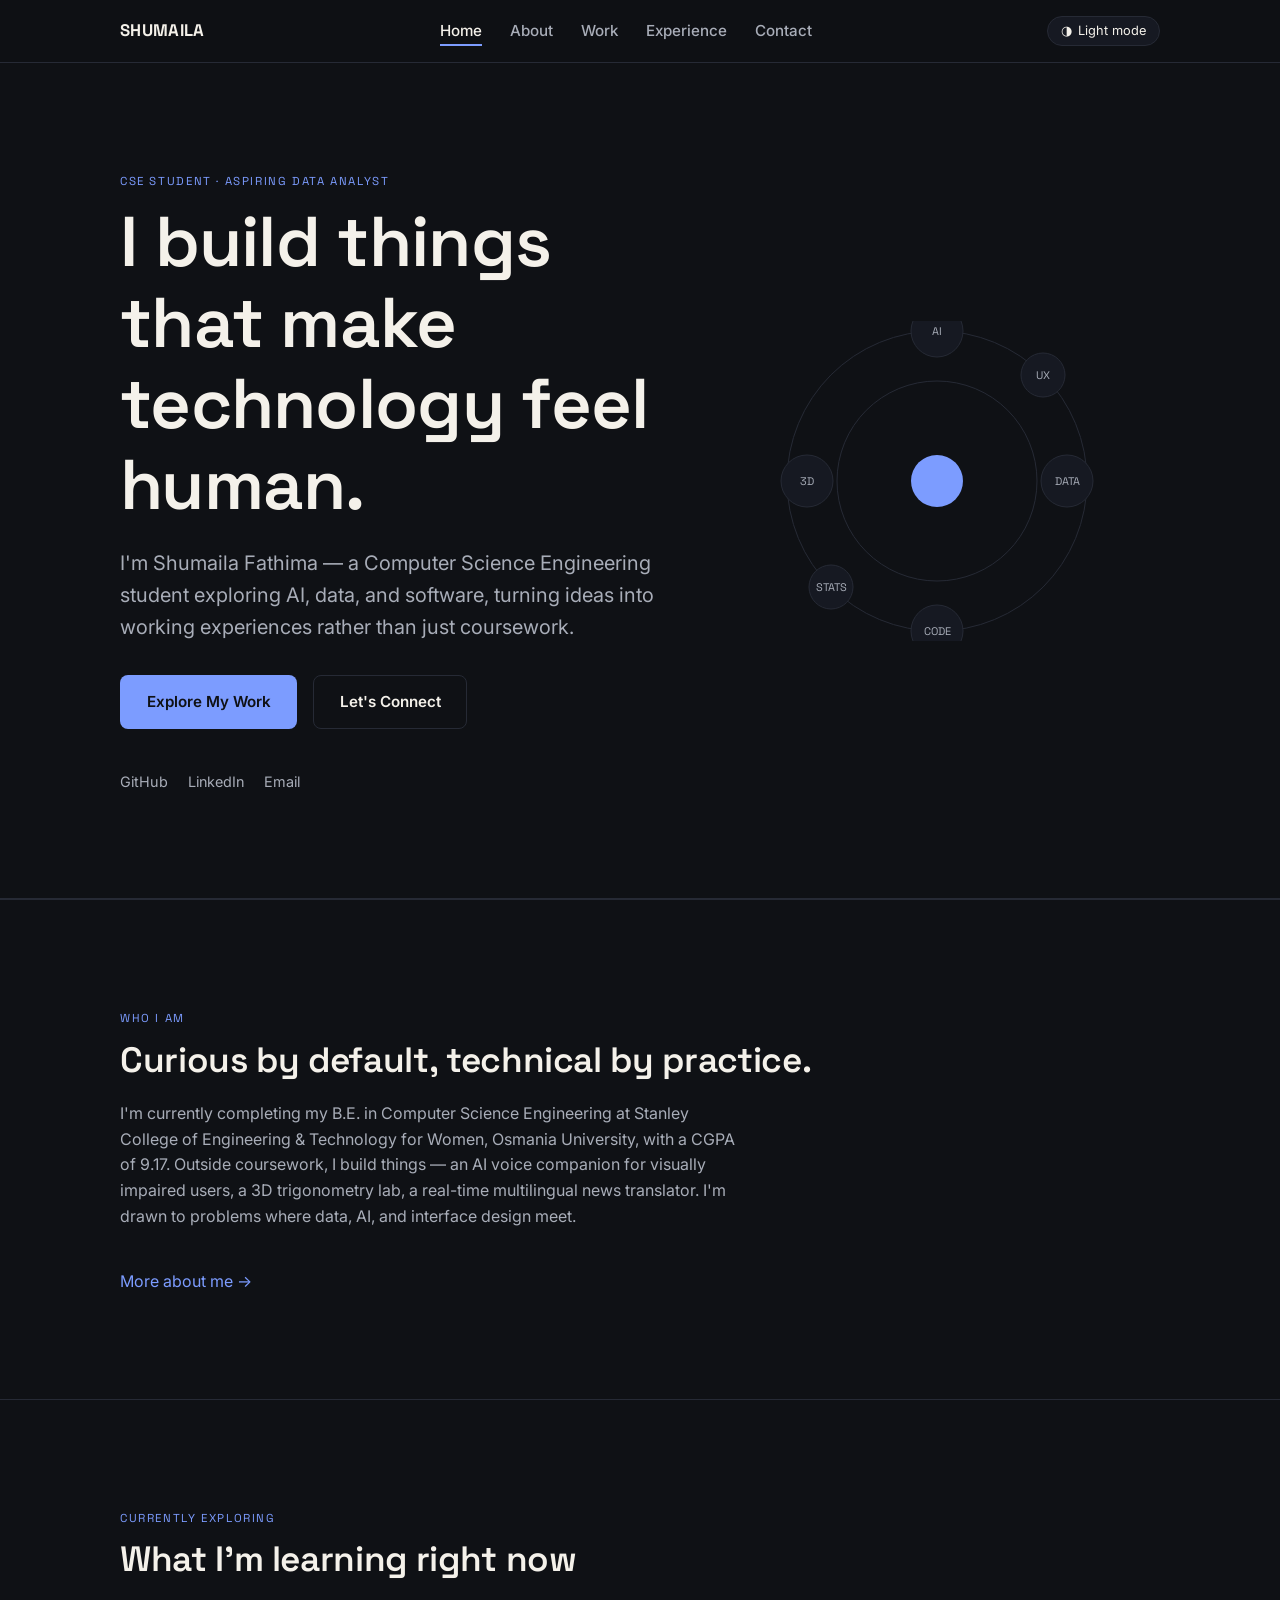
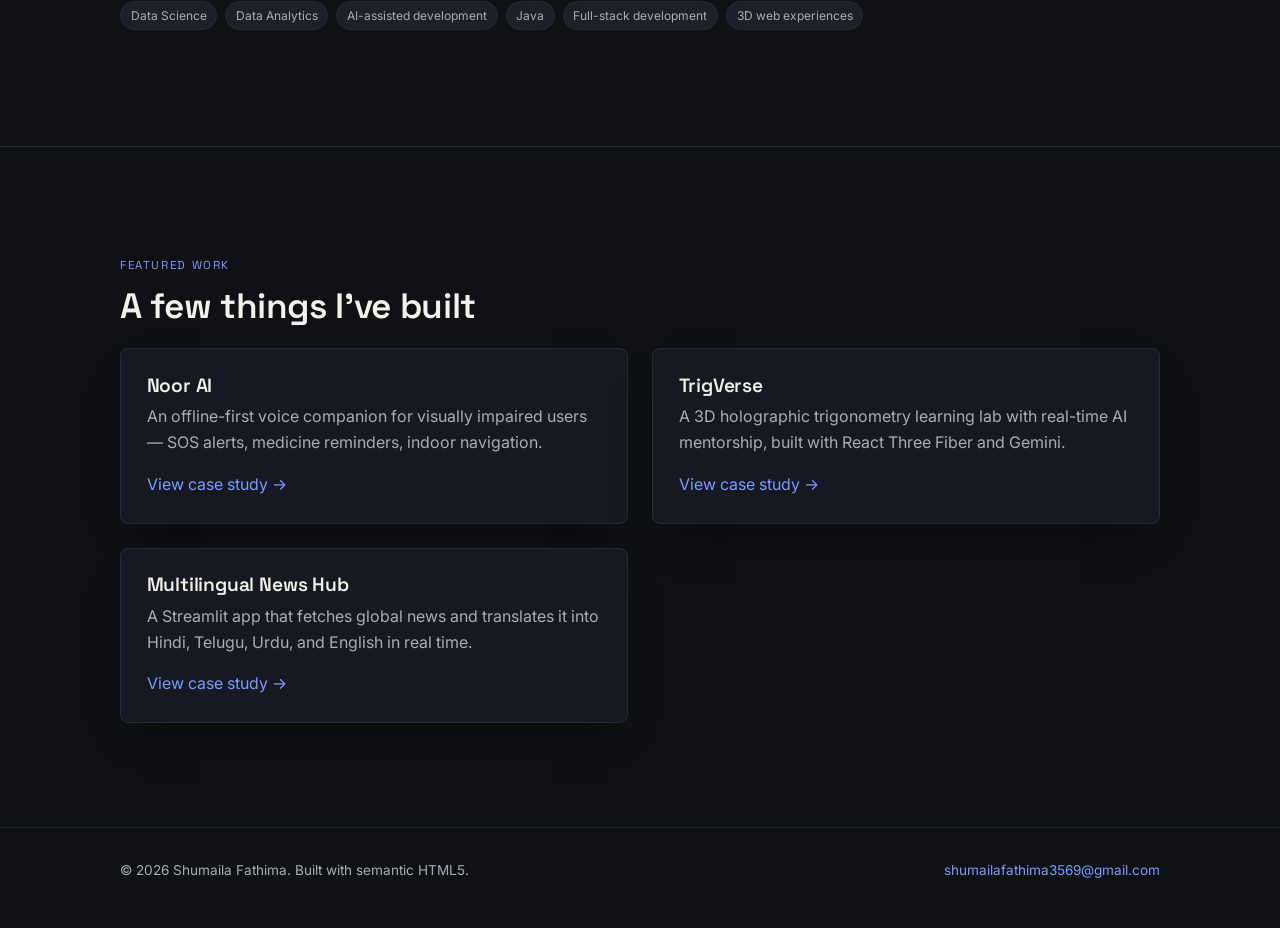
<file: index.html>
<!DOCTYPE html>
<html lang="en">
<head>
  <script>
    (function () {
      try {
        var t = localStorage.getItem("portfolio-theme");
        if (t === "light" || t === "dark") {
          document.documentElement.setAttribute("data-theme", t);
        }
      } catch (e) { /* ignore */ }
    })();
  </script>
  <meta charset="UTF-8">
  <meta name="viewport" content="width=device-width, initial-scale=1.0">
  <title>Shumaila Fathima — CSE Student | AI, Data &amp; Creative Technology</title>
  <meta name="description" content="Portfolio of Shumaila Fathima, a Computer Science Engineering student building AI-powered and data-driven products — including TrigVerse, Noor AI, JobJenie, and Multilingual News Hub.">
  <meta name="author" content="Shumaila Fathima">

  <!-- Open Graph -->
  <meta property="og:type" content="website">
  <meta property="og:title" content="Shumaila Fathima — CSE Student | AI, Data & Creative Technology">
  <meta property="og:description" content="CSE student building AI-powered and data-driven products. Explore projects in AI accessibility, 3D interactive learning, and multilingual news.">
  <meta property="og:url" content="https://shumailafathima.dev/">
  <meta property="og:image" content="assets/social-preview.png">

  <link rel="icon" type="image/svg+xml" href="assets/favicon.svg">
  <link rel="preconnect" href="https://fonts.googleapis.com">
  <link href="https://fonts.googleapis.com/css2?family=Space+Grotesk:wght@500;600;700&family=Inter:wght@400;500;600&display=swap" rel="stylesheet">
  <link rel="stylesheet" href="css/style.css">
</head>
<body class="site-shell">
  <a class="skip-link" href="#main">Skip to main content</a>

  <header class="site-header">
    <nav class="nav-wrap" aria-label="Primary">
      <a class="logo" href="index.html">SHUMAILA</a>
      <ul class="nav-links">
        <li><a href="index.html" aria-current="page">Home</a></li>
        <li><a href="about.html">About</a></li>
        <li><a href="projects.html">Work</a></li>
        <li><a href="experience.html">Experience</a></li>
        <li><a href="contact.html">Contact</a></li>
      </ul>
      <button type="button" id="theme-toggle" class="theme-toggle" aria-label="Toggle color theme">
        <span aria-hidden="true">◑</span>
        <span id="theme-toggle-label">Light mode</span>
      </button>
    </nav>
  </header>

  <main id="main">
    <section class="hero" aria-labelledby="hero-heading">
      <div class="container">
        <div class="hero-text">
          <span class="eyebrow">CSE Student · Aspiring Data Analyst</span>
          <h1 id="hero-heading" class="hero-name">I build things that make<br>technology feel human.</h1>
          <p class="hero-tagline">I'm Shumaila Fathima — a Computer Science Engineering student exploring AI, data, and software, turning ideas into working experiences rather than just coursework.</p>
          <div class="cta-row">
            <a class="btn btn-primary" href="projects.html">Explore My Work</a>
            <a class="btn btn-secondary" href="contact.html">Let's Connect</a>
          </div>
          <ul class="social-row" aria-label="Social and contact links">
            <li><a href="https://github.com/shumailafathima996" target="_blank" rel="noopener noreferrer">GitHub</a></li>
            <li><a href="https://www.linkedin.com/in/ShumailaFathima" target="_blank" rel="noopener noreferrer">LinkedIn</a></li>
            <li><a href="mailto:shumailafathima3569@gmail.com">Email</a></li>
          </ul>
        </div>
        <div class="hero-visual" aria-hidden="true">
          <svg class="orbit-svg" viewBox="0 0 320 320" width="320" height="320">
            <circle class="ring" cx="160" cy="160" r="150"></circle>
            <circle class="ring" cx="160" cy="160" r="100"></circle>
            <circle class="core" cx="160" cy="160" r="26"></circle>
            <g class="orbit-group">
              <circle class="node-bg" cx="160" cy="10" r="26"></circle>
              <text x="160" y="14" text-anchor="middle">AI</text>
              <circle class="node-bg" cx="290" cy="160" r="26"></circle>
              <text x="290" y="164" text-anchor="middle">DATA</text>
              <circle class="node-bg" cx="160" cy="310" r="26"></circle>
              <text x="160" y="314" text-anchor="middle">CODE</text>
              <circle class="node-bg" cx="30" cy="160" r="26"></circle>
              <text x="30" y="164" text-anchor="middle">3D</text>
              <circle class="node-bg" cx="266" cy="54" r="22"></circle>
              <text x="266" y="58" text-anchor="middle">UX</text>
              <circle class="node-bg" cx="54" cy="266" r="22"></circle>
              <text x="54" y="270" text-anchor="middle">STATS</text>
            </g>
          </svg>
        </div>
      </div>
    </section>

    <section aria-labelledby="who-heading">
      <div class="container">
        <span class="eyebrow">Who I am</span>
        <h2 id="who-heading">Curious by default, technical by practice.</h2>
        <p class="section-intro">I'm currently completing my B.E. in Computer Science Engineering at Stanley College of Engineering &amp; Technology for Women, Osmania University, with a CGPA of 9.17. Outside coursework, I build things — an AI voice companion for visually impaired users, a 3D trigonometry lab, a real-time multilingual news translator. I'm drawn to problems where data, AI, and interface design meet.</p>
        <a href="about.html">More about me →</a>
      </div>
    </section>

    <section aria-labelledby="exploring-heading">
      <div class="container">
        <span class="eyebrow">Currently exploring</span>
        <h2 id="exploring-heading">What I'm learning right now</h2>
        <ul class="tag-row" aria-label="Topics currently exploring">
          <li class="tag">Data Science</li>
          <li class="tag">Data Analytics</li>
          <li class="tag">AI-assisted development</li>
          <li class="tag">Java</li>
          <li class="tag">Full-stack development</li>
          <li class="tag">3D web experiences</li>
        </ul>
      </div>
    </section>

    <section aria-labelledby="featured-heading">
      <div class="container">
        <span class="eyebrow">Featured work</span>
        <h2 id="featured-heading">A few things I've built</h2>
        <div class="grid">
          <article class="card">
            <h3>Noor AI</h3>
            <p>An offline-first voice companion for visually impaired users — SOS alerts, medicine reminders, indoor navigation.</p>
            <a href="projects.html#noor-ai">View case study →</a>
          </article>
          <article class="card">
            <h3>TrigVerse</h3>
            <p>A 3D holographic trigonometry learning lab with real-time AI mentorship, built with React Three Fiber and Gemini.</p>
            <a href="projects.html#trigverse">View case study →</a>
          </article>
          <article class="card">
            <h3>Multilingual News Hub</h3>
            <p>A Streamlit app that fetches global news and translates it into Hindi, Telugu, Urdu, and English in real time.</p>
            <a href="projects.html#news-hub">View case study →</a>
          </article>
        </div>
      </div>
    </section>
  </main>

  <footer class="site-footer">
    <div class="container footer-row">
      <p>&copy; 2026 Shumaila Fathima. Built with semantic HTML5.</p>
      <p><a href="mailto:shumailafathima3569@gmail.com">shumailafathima3569@gmail.com</a></p>
    </div>
  </footer>
  <script src="js/theme.js" defer></script>
</body>
</html>
</file>
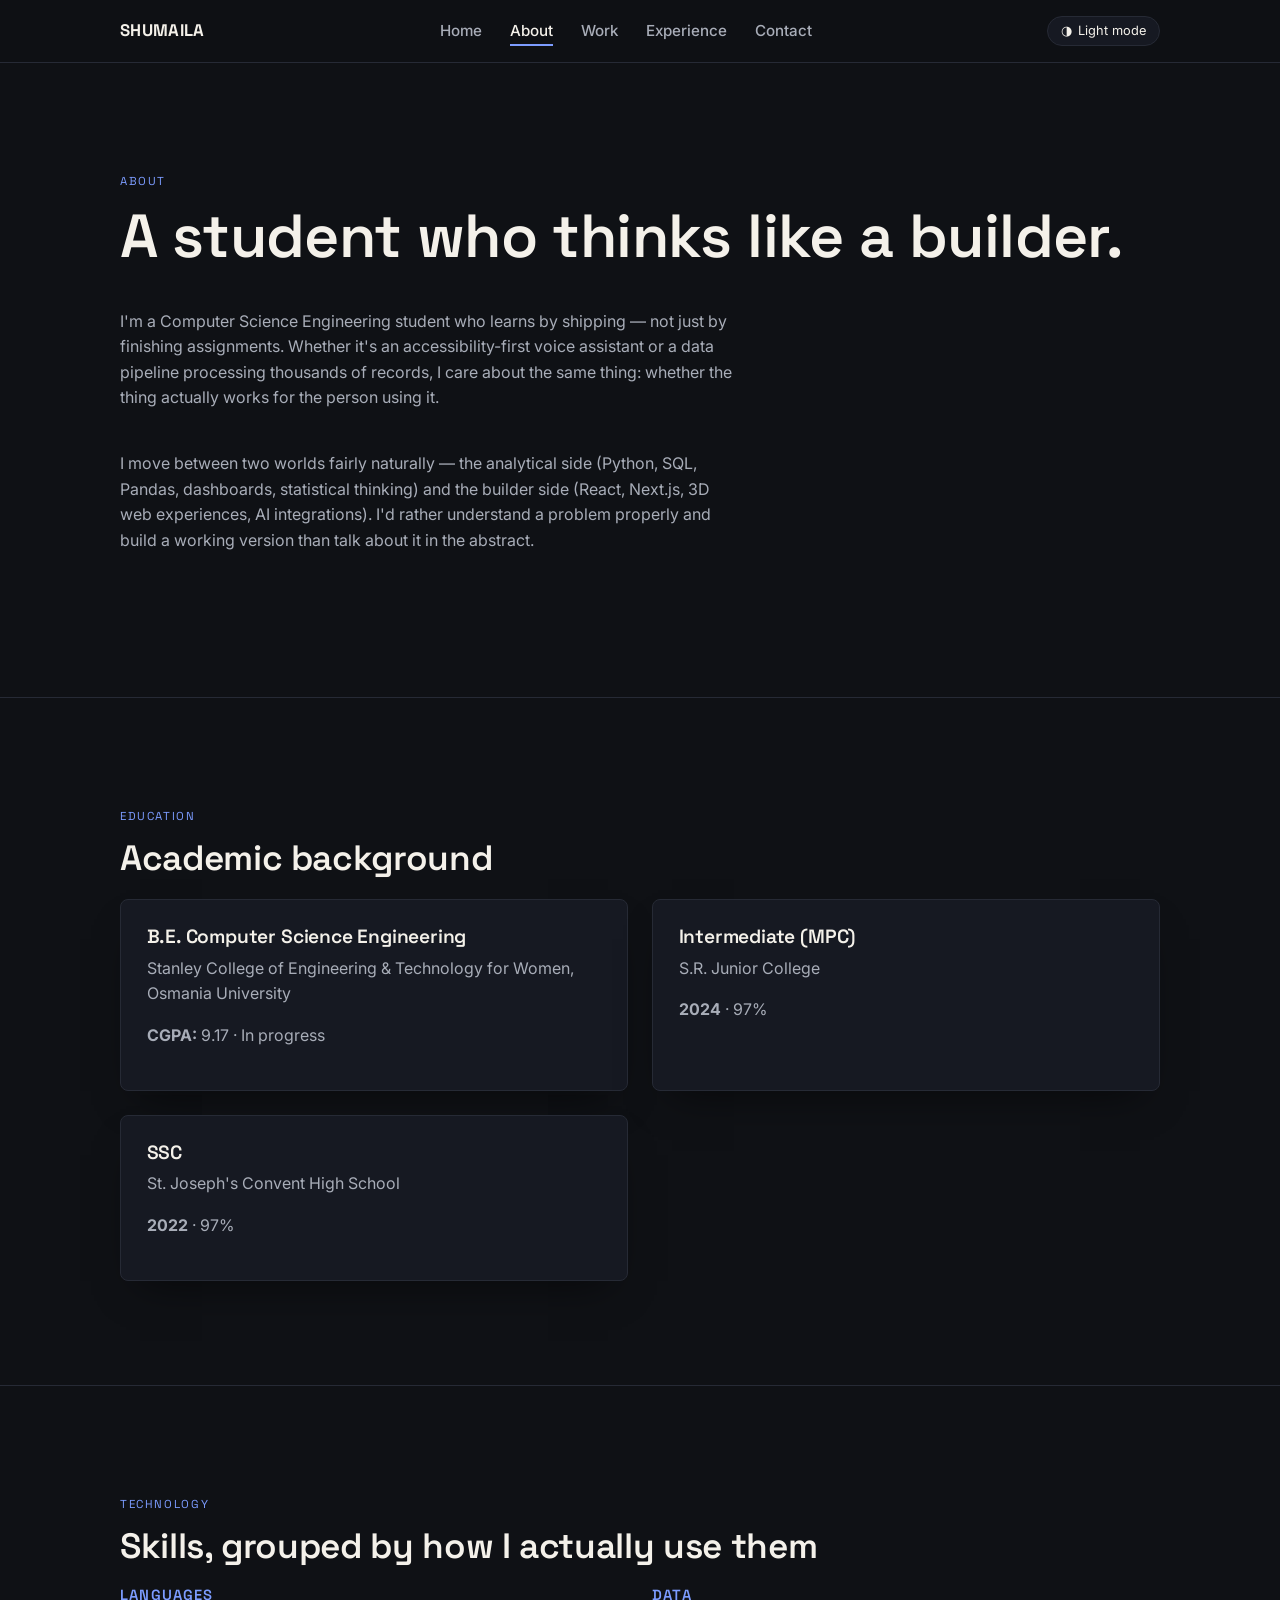
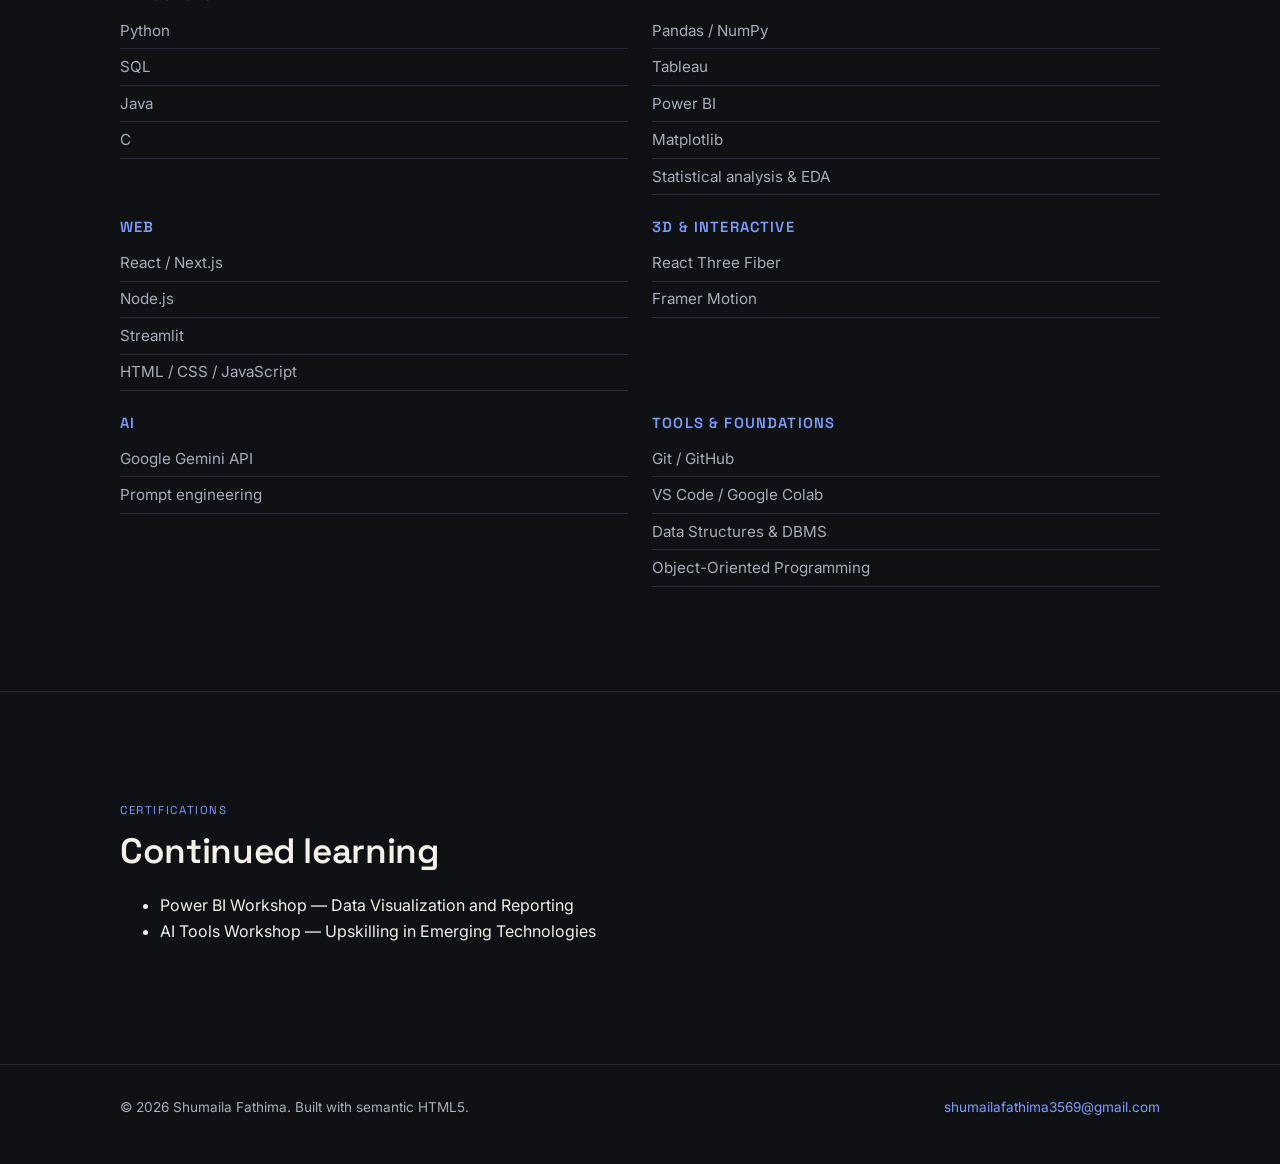
<file: about.html>
<!DOCTYPE html>
<html lang="en">
<head>
  <script>
    (function () {
      try {
        var t = localStorage.getItem("portfolio-theme");
        if (t === "light" || t === "dark") {
          document.documentElement.setAttribute("data-theme", t);
        }
      } catch (e) { /* ignore */ }
    })();
  </script>
  <meta charset="UTF-8">
  <meta name="viewport" content="width=device-width, initial-scale=1.0">
  <title>About — Shumaila Fathima</title>
  <meta name="description" content="About Shumaila Fathima: a Computer Science Engineering student with a 9.17 CGPA, working across AI, data analytics, and creative technology.">
  <meta property="og:type" content="profile">
  <meta property="og:title" content="About — Shumaila Fathima">
  <meta property="og:description" content="CSE student building AI-powered and data-driven products.">
  <link rel="icon" type="image/svg+xml" href="assets/favicon.svg">
  <link rel="preconnect" href="https://fonts.googleapis.com">
  <link href="https://fonts.googleapis.com/css2?family=Space+Grotesk:wght@500;600;700&family=Inter:wght@400;500;600&display=swap" rel="stylesheet">
  <link rel="stylesheet" href="css/style.css">
</head>
<body class="site-shell">
  <a class="skip-link" href="#main">Skip to main content</a>

  <header class="site-header">
    <nav class="nav-wrap" aria-label="Primary">
      <a class="logo" href="index.html">SHUMAILA</a>
      <ul class="nav-links">
        <li><a href="index.html">Home</a></li>
        <li><a href="about.html" aria-current="page">About</a></li>
        <li><a href="projects.html">Work</a></li>
        <li><a href="experience.html">Experience</a></li>
        <li><a href="contact.html">Contact</a></li>
      </ul>
      <button type="button" id="theme-toggle" class="theme-toggle" aria-label="Toggle color theme">
        <span aria-hidden="true">◑</span>
        <span id="theme-toggle-label">Light mode</span>
      </button>
    </nav>
  </header>

  <main id="main">
    <section aria-labelledby="about-heading">
      <div class="container">
        <span class="eyebrow">About</span>
        <h1 id="about-heading">A student who thinks like a builder.</h1>
        <p class="section-intro">I'm a Computer Science Engineering student who learns by shipping — not just by finishing assignments. Whether it's an accessibility-first voice assistant or a data pipeline processing thousands of records, I care about the same thing: whether the thing actually works for the person using it.</p>
        <p class="section-intro">I move between two worlds fairly naturally — the analytical side (Python, SQL, Pandas, dashboards, statistical thinking) and the builder side (React, Next.js, 3D web experiences, AI integrations). I'd rather understand a problem properly and build a working version than talk about it in the abstract.</p>
      </div>
    </section>

    <section aria-labelledby="education-heading">
      <div class="container">
        <span class="eyebrow">Education</span>
        <h2 id="education-heading">Academic background</h2>
        <div class="grid">
          <article class="card">
            <h3>B.E. Computer Science Engineering</h3>
            <p>Stanley College of Engineering &amp; Technology for Women, Osmania University</p>
            <p><strong>CGPA:</strong> 9.17 · In progress</p>
          </article>
          <article class="card">
            <h3>Intermediate (MPC)</h3>
            <p>S.R. Junior College</p>
            <p><strong>2024</strong> · 97%</p>
          </article>
          <article class="card">
            <h3>SSC</h3>
            <p>St. Joseph's Convent High School</p>
            <p><strong>2022</strong> · 97%</p>
          </article>
        </div>
      </div>
    </section>

    <section aria-labelledby="skills-heading">
      <div class="container">
        <span class="eyebrow">Technology</span>
        <h2 id="skills-heading">Skills, grouped by how I actually use them</h2>
        <div class="grid">
          <div class="skill-group">
            <h3>Languages</h3>
            <ul>
              <li>Python</li>
              <li>SQL</li>
              <li>Java</li>
              <li>C</li>
            </ul>
          </div>
          <div class="skill-group">
            <h3>Data</h3>
            <ul>
              <li>Pandas / NumPy</li>
              <li>Tableau</li>
              <li>Power BI</li>
              <li>Matplotlib</li>
              <li>Statistical analysis &amp; EDA</li>
            </ul>
          </div>
          <div class="skill-group">
            <h3>Web</h3>
            <ul>
              <li>React / Next.js</li>
              <li>Node.js</li>
              <li>Streamlit</li>
              <li>HTML / CSS / JavaScript</li>
            </ul>
          </div>
          <div class="skill-group">
            <h3>3D &amp; Interactive</h3>
            <ul>
              <li>React Three Fiber</li>
              <li>Framer Motion</li>
            </ul>
          </div>
          <div class="skill-group">
            <h3>AI</h3>
            <ul>
              <li>Google Gemini API</li>
              <li>Prompt engineering</li>
            </ul>
          </div>
          <div class="skill-group">
            <h3>Tools &amp; Foundations</h3>
            <ul>
              <li>Git / GitHub</li>
              <li>VS Code / Google Colab</li>
              <li>Data Structures &amp; DBMS</li>
              <li>Object-Oriented Programming</li>
            </ul>
          </div>
        </div>
      </div>
    </section>

    <section aria-labelledby="certs-heading">
      <div class="container">
        <span class="eyebrow">Certifications</span>
        <h2 id="certs-heading">Continued learning</h2>
        <ul>
          <li>Power BI Workshop — Data Visualization and Reporting</li>
          <li>AI Tools Workshop — Upskilling in Emerging Technologies</li>
        </ul>
      </div>
    </section>
  </main>

  <footer class="site-footer">
    <div class="container footer-row">
      <p>&copy; 2026 Shumaila Fathima. Built with semantic HTML5.</p>
      <p><a href="mailto:shumailafathima3569@gmail.com">shumailafathima3569@gmail.com</a></p>
    </div>
  </footer>
  <script src="js/theme.js" defer></script>
</body>
</html>
</file>
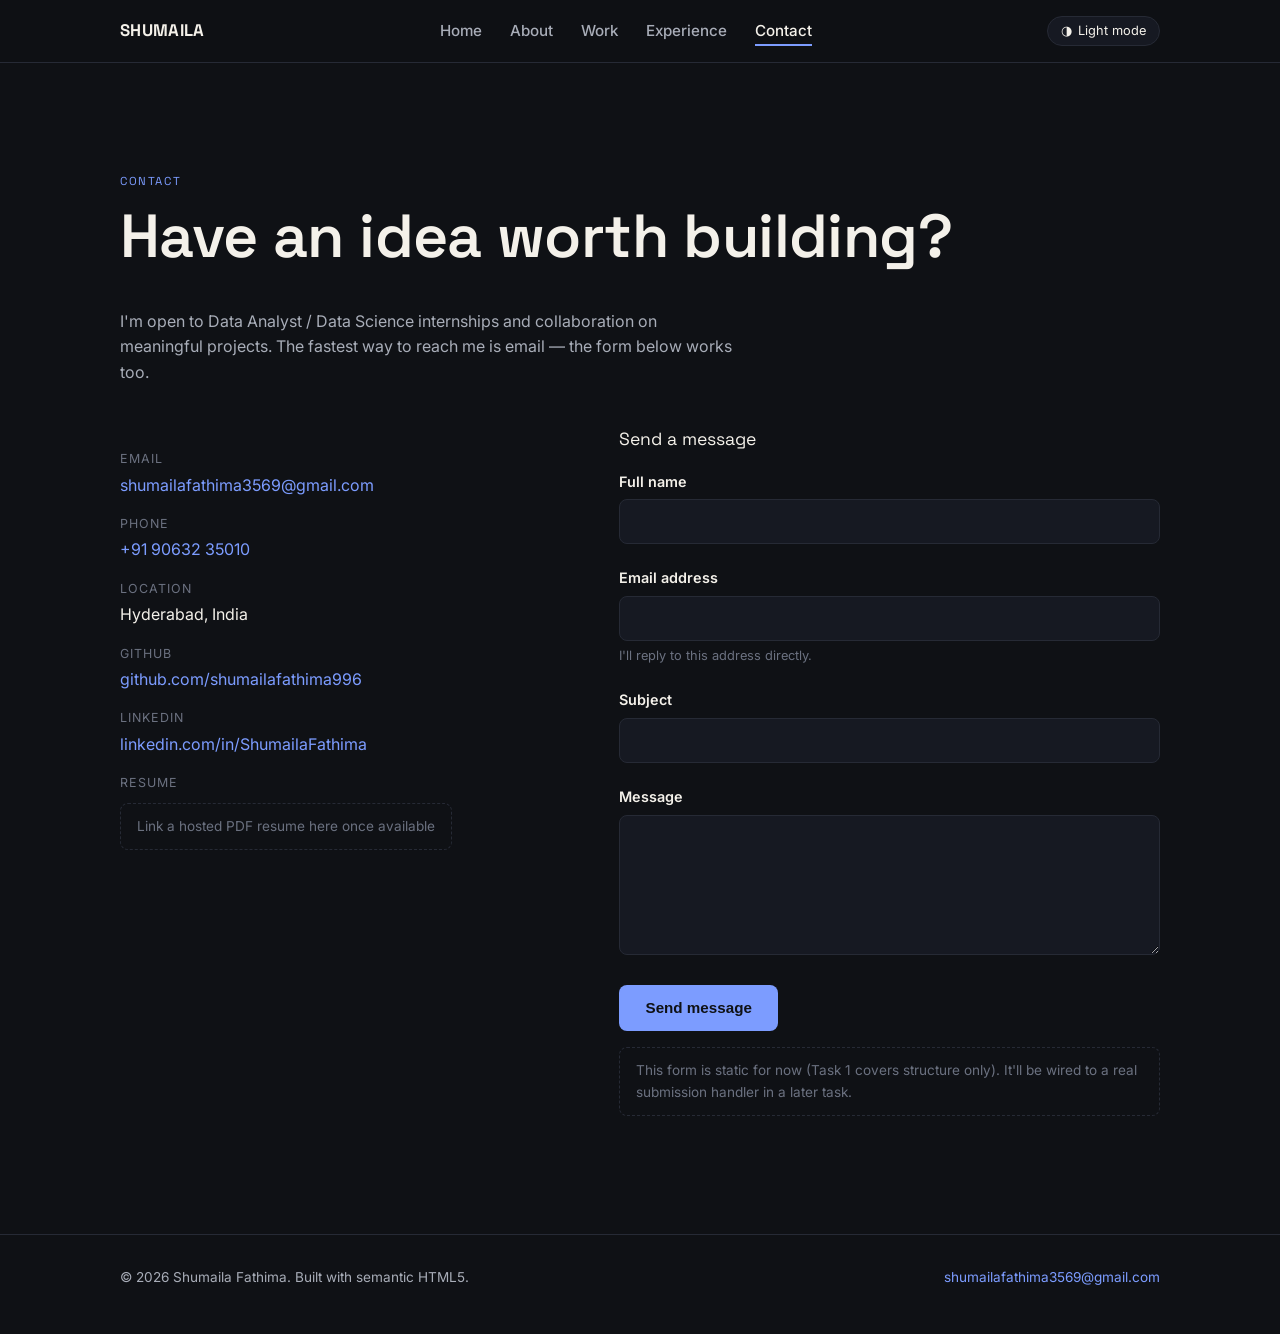
<file: contact.html>
<!DOCTYPE html>
<html lang="en">
<head>
  <script>
    (function () {
      try {
        var t = localStorage.getItem("portfolio-theme");
        if (t === "light" || t === "dark") {
          document.documentElement.setAttribute("data-theme", t);
        }
      } catch (e) { /* ignore */ }
    })();
  </script>
  <meta charset="UTF-8">
  <meta name="viewport" content="width=device-width, initial-scale=1.0">
  <title>Contact — Shumaila Fathima</title>
  <meta name="description" content="Get in touch with Shumaila Fathima — CSE student and aspiring Data Analyst, open to internships and collaboration.">
  <meta property="og:type" content="website">
  <meta property="og:title" content="Contact — Shumaila Fathima">
  <meta property="og:description" content="Have an idea worth building? Get in touch.">
  <link rel="icon" type="image/svg+xml" href="assets/favicon.svg">
  <link rel="preconnect" href="https://fonts.googleapis.com">
  <link href="https://fonts.googleapis.com/css2?family=Space+Grotesk:wght@500;600;700&family=Inter:wght@400;500;600&display=swap" rel="stylesheet">
  <link rel="stylesheet" href="css/style.css">
</head>
<body class="site-shell">
  <a class="skip-link" href="#main">Skip to main content</a>

  <header class="site-header">
    <nav class="nav-wrap" aria-label="Primary">
      <a class="logo" href="index.html">SHUMAILA</a>
      <ul class="nav-links">
        <li><a href="index.html">Home</a></li>
        <li><a href="about.html">About</a></li>
        <li><a href="projects.html">Work</a></li>
        <li><a href="experience.html">Experience</a></li>
        <li><a href="contact.html" aria-current="page">Contact</a></li>
      </ul>
      <button type="button" id="theme-toggle" class="theme-toggle" aria-label="Toggle color theme">
        <span aria-hidden="true">◑</span>
        <span id="theme-toggle-label">Light mode</span>
      </button>
    </nav>
  </header>

  <main id="main">
    <section aria-labelledby="contact-heading">
      <div class="container">
        <span class="eyebrow">Contact</span>
        <h1 id="contact-heading">Have an idea worth building?</h1>
        <p class="section-intro">I'm open to Data Analyst / Data Science internships and collaboration on meaningful projects. The fastest way to reach me is email — the form below works too.</p>

        <div class="contact-grid">
          <div>
            <h2 class="visually-hidden">Contact details</h2>
            <ul class="contact-info-list">
              <li>
                <span class="label">Email</span>
                <a href="mailto:shumailafathima3569@gmail.com">shumailafathima3569@gmail.com</a>
              </li>
              <li>
                <span class="label">Phone</span>
                <a href="tel:+919063235010">+91 90632 35010</a>
              </li>
              <li>
                <span class="label">Location</span>
                <span>Hyderabad, India</span>
              </li>
              <li>
                <span class="label">GitHub</span>
                <a href="https://github.com/shumailafathima996" target="_blank" rel="noopener noreferrer">github.com/shumailafathima996</a>
              </li>
              <li>
                <span class="label">LinkedIn</span>
                <a href="https://www.linkedin.com/in/ShumailaFathima" target="_blank" rel="noopener noreferrer">linkedin.com/in/ShumailaFathima</a>
              </li>
              <li>
                <span class="label">Resume</span>
                <span class="placeholder-note" style="display:inline-block; margin-top:0.4rem;">Link a hosted PDF resume here once available</span>
              </li>
            </ul>
          </div>

          <div>
            <form action="#" method="post" novalidate aria-labelledby="form-heading">
              <fieldset>
                <legend id="form-heading">Send a message</legend>

                <div class="form-field">
                  <label for="name">Full name</label>
                  <input type="text" id="name" name="name" autocomplete="name" required aria-required="true">
                </div>

                <div class="form-field">
                  <label for="email">Email address</label>
                  <input type="email" id="email" name="email" autocomplete="email" required aria-required="true" aria-describedby="email-hint">
                  <p id="email-hint" class="hint">I'll reply to this address directly.</p>
                </div>

                <div class="form-field">
                  <label for="subject">Subject</label>
                  <input type="text" id="subject" name="subject" autocomplete="off">
                </div>

                <div class="form-field">
                  <label for="message">Message</label>
                  <textarea id="message" name="message" required aria-required="true" rows="6"></textarea>
                </div>

                <button type="submit" class="btn btn-primary">Send message</button>
              </fieldset>
            </form>
            <p class="placeholder-note">This form is static for now (Task 1 covers structure only). It'll be wired to a real submission handler in a later task.</p>
          </div>
        </div>
      </div>
    </section>
  </main>

  <footer class="site-footer">
    <div class="container footer-row">
      <p>&copy; 2026 Shumaila Fathima. Built with semantic HTML5.</p>
      <p><a href="mailto:shumailafathima3569@gmail.com">shumailafathima3569@gmail.com</a></p>
    </div>
  </footer>
  <script src="js/theme.js" defer></script>
</body>
</html>
</file>
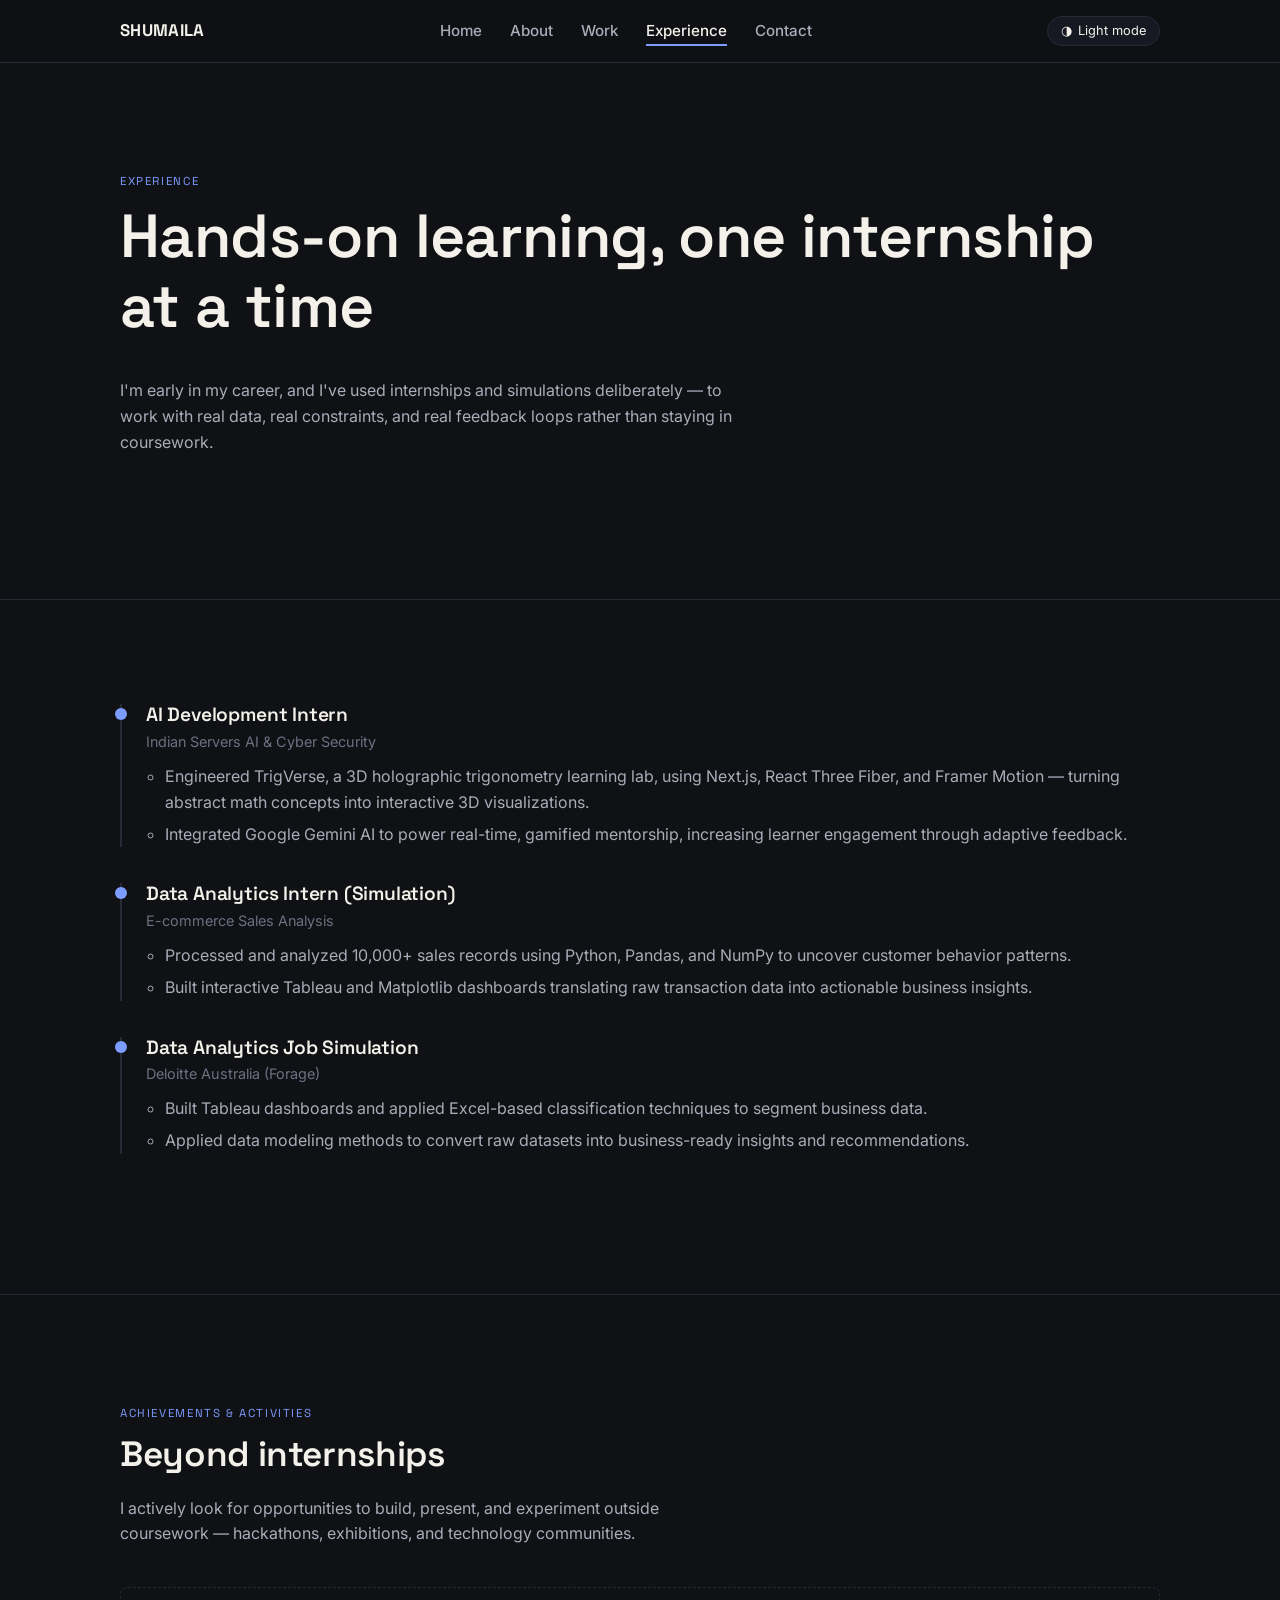
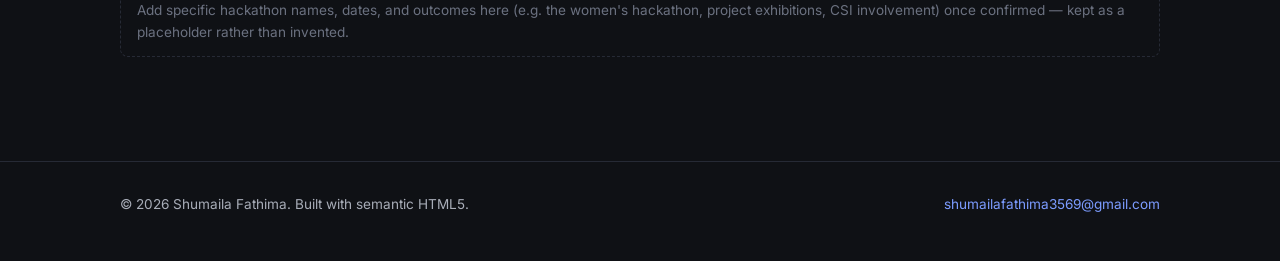
<file: experience.html>
<!DOCTYPE html>
<html lang="en">
<head>
  <script>
    (function () {
      try {
        var t = localStorage.getItem("portfolio-theme");
        if (t === "light" || t === "dark") {
          document.documentElement.setAttribute("data-theme", t);
        }
      } catch (e) { /* ignore */ }
    })();
  </script>
  <meta charset="UTF-8">
  <meta name="viewport" content="width=device-width, initial-scale=1.0">
  <title>Experience — Shumaila Fathima</title>
  <meta name="description" content="Internship and simulation experience of Shumaila Fathima across AI development, data analytics, and Deloitte Australia's Data Analytics Job Simulation.">
  <meta property="og:type" content="website">
  <meta property="og:title" content="Experience — Shumaila Fathima">
  <meta property="og:description" content="Internships in AI development and data analytics, including Deloitte Australia's Data Analytics Job Simulation.">
  <link rel="icon" type="image/svg+xml" href="assets/favicon.svg">
  <link rel="preconnect" href="https://fonts.googleapis.com">
  <link href="https://fonts.googleapis.com/css2?family=Space+Grotesk:wght@500;600;700&family=Inter:wght@400;500;600&display=swap" rel="stylesheet">
  <link rel="stylesheet" href="css/style.css">
</head>
<body class="site-shell">
  <a class="skip-link" href="#main">Skip to main content</a>

  <header class="site-header">
    <nav class="nav-wrap" aria-label="Primary">
      <a class="logo" href="index.html">SHUMAILA</a>
      <ul class="nav-links">
        <li><a href="index.html">Home</a></li>
        <li><a href="about.html">About</a></li>
        <li><a href="projects.html">Work</a></li>
        <li><a href="experience.html" aria-current="page">Experience</a></li>
        <li><a href="contact.html">Contact</a></li>
      </ul>
      <button type="button" id="theme-toggle" class="theme-toggle" aria-label="Toggle color theme">
        <span aria-hidden="true">◑</span>
        <span id="theme-toggle-label">Light mode</span>
      </button>
    </nav>
  </header>

  <main id="main">
    <section aria-labelledby="exp-heading">
      <div class="container">
        <span class="eyebrow">Experience</span>
        <h1 id="exp-heading">Hands-on learning, one internship at a time</h1>
        <p class="section-intro">I'm early in my career, and I've used internships and simulations deliberately — to work with real data, real constraints, and real feedback loops rather than staying in coursework.</p>
      </div>
    </section>

    <section aria-labelledby="timeline-heading">
      <div class="container">
        <h2 id="timeline-heading" class="visually-hidden">Internship timeline</h2>
        <ol style="list-style: none; padding: 0; margin: 0;">
          <li class="timeline-item">
            <h3>AI Development Intern</h3>
            <p class="timeline-role">Indian Servers AI &amp; Cyber Security</p>
            <ul>
              <li>Engineered TrigVerse, a 3D holographic trigonometry learning lab, using Next.js, React Three Fiber, and Framer Motion — turning abstract math concepts into interactive 3D visualizations.</li>
              <li>Integrated Google Gemini AI to power real-time, gamified mentorship, increasing learner engagement through adaptive feedback.</li>
            </ul>
          </li>
          <li class="timeline-item">
            <h3>Data Analytics Intern (Simulation)</h3>
            <p class="timeline-role">E-commerce Sales Analysis</p>
            <ul>
              <li>Processed and analyzed 10,000+ sales records using Python, Pandas, and NumPy to uncover customer behavior patterns.</li>
              <li>Built interactive Tableau and Matplotlib dashboards translating raw transaction data into actionable business insights.</li>
            </ul>
          </li>
          <li class="timeline-item">
            <h3>Data Analytics Job Simulation</h3>
            <p class="timeline-role">Deloitte Australia (Forage)</p>
            <ul>
              <li>Built Tableau dashboards and applied Excel-based classification techniques to segment business data.</li>
              <li>Applied data modeling methods to convert raw datasets into business-ready insights and recommendations.</li>
            </ul>
          </li>
        </ol>
      </div>
    </section>

    <section aria-labelledby="achievements-heading">
      <div class="container">
        <span class="eyebrow">Achievements &amp; activities</span>
        <h2 id="achievements-heading">Beyond internships</h2>
        <p class="section-intro">I actively look for opportunities to build, present, and experiment outside coursework — hackathons, exhibitions, and technology communities.</p>
        <div class="placeholder-note">Add specific hackathon names, dates, and outcomes here (e.g. the women's hackathon, project exhibitions, CSI involvement) once confirmed — kept as a placeholder rather than invented.</div>
      </div>
    </section>
  </main>

  <footer class="site-footer">
    <div class="container footer-row">
      <p>&copy; 2026 Shumaila Fathima. Built with semantic HTML5.</p>
      <p><a href="mailto:shumailafathima3569@gmail.com">shumailafathima3569@gmail.com</a></p>
    </div>
  </footer>
  <script src="js/theme.js" defer></script>
</body>
</html>
</file>
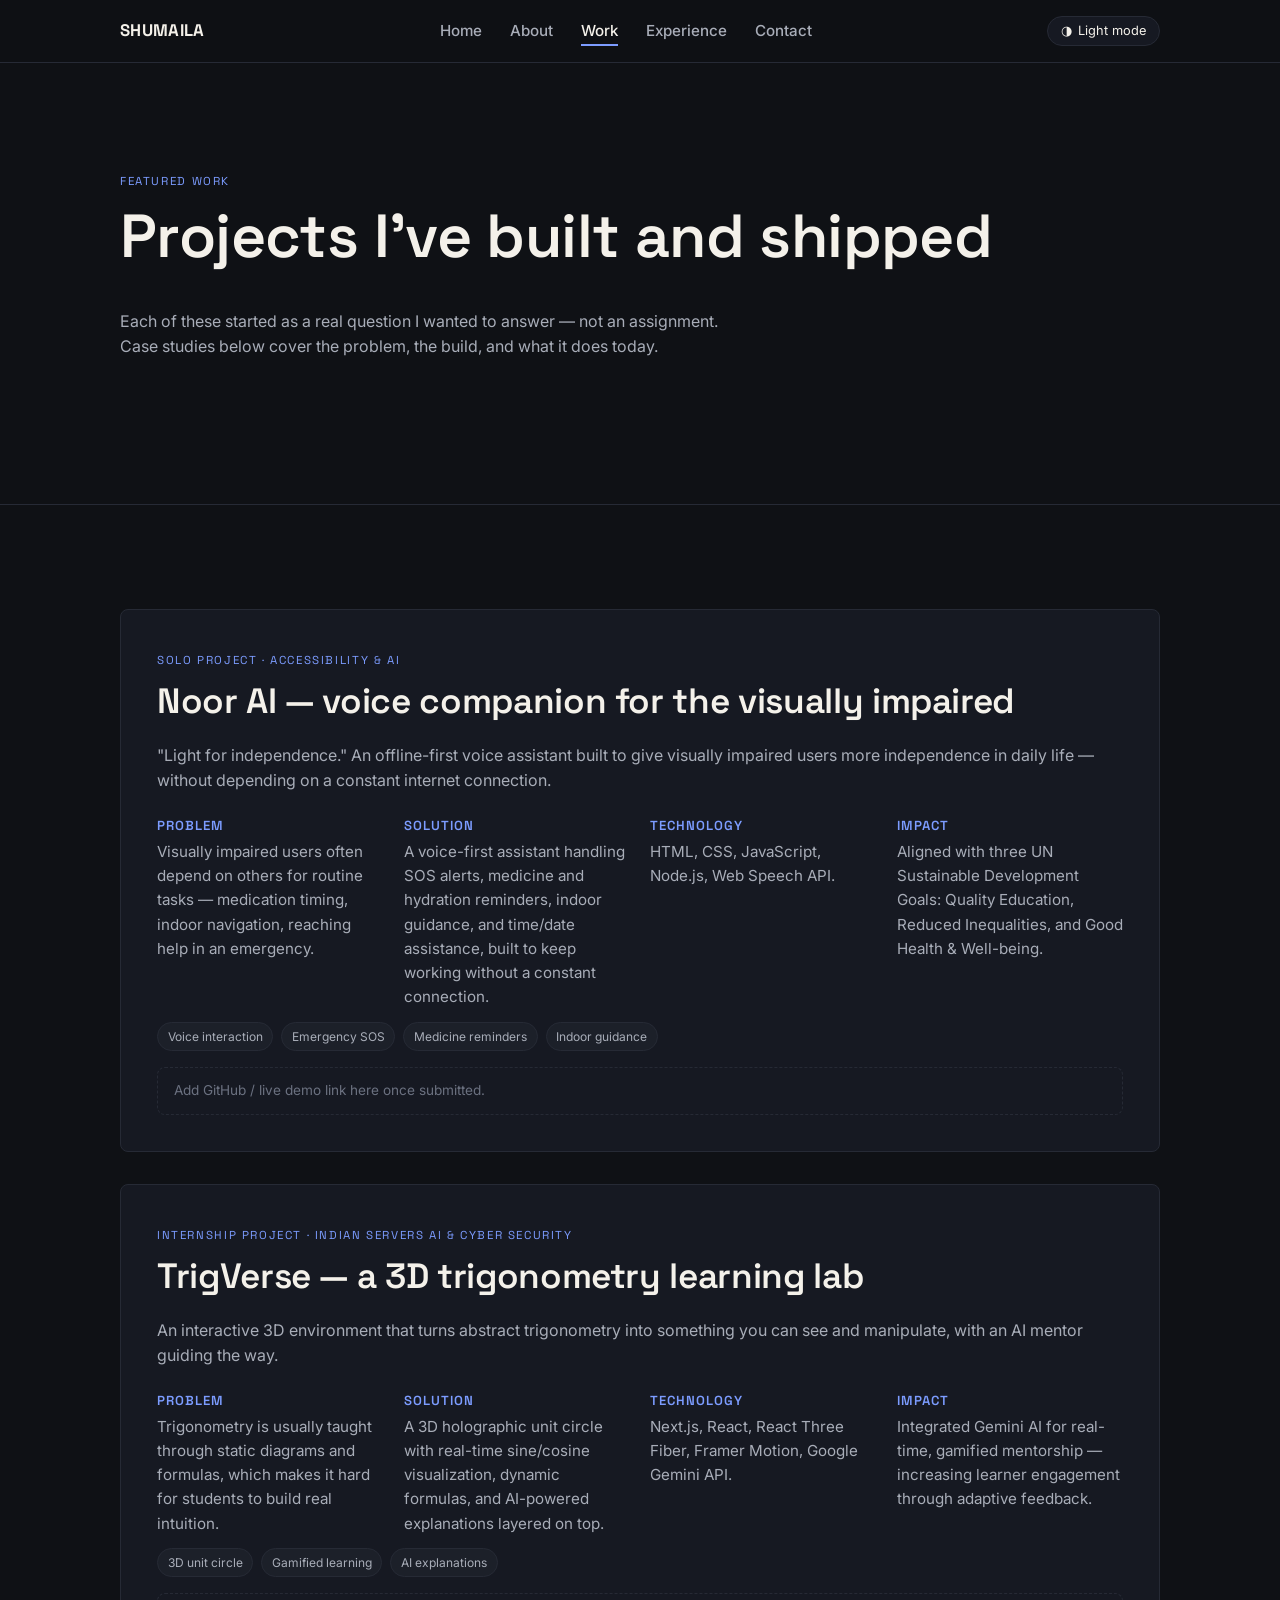
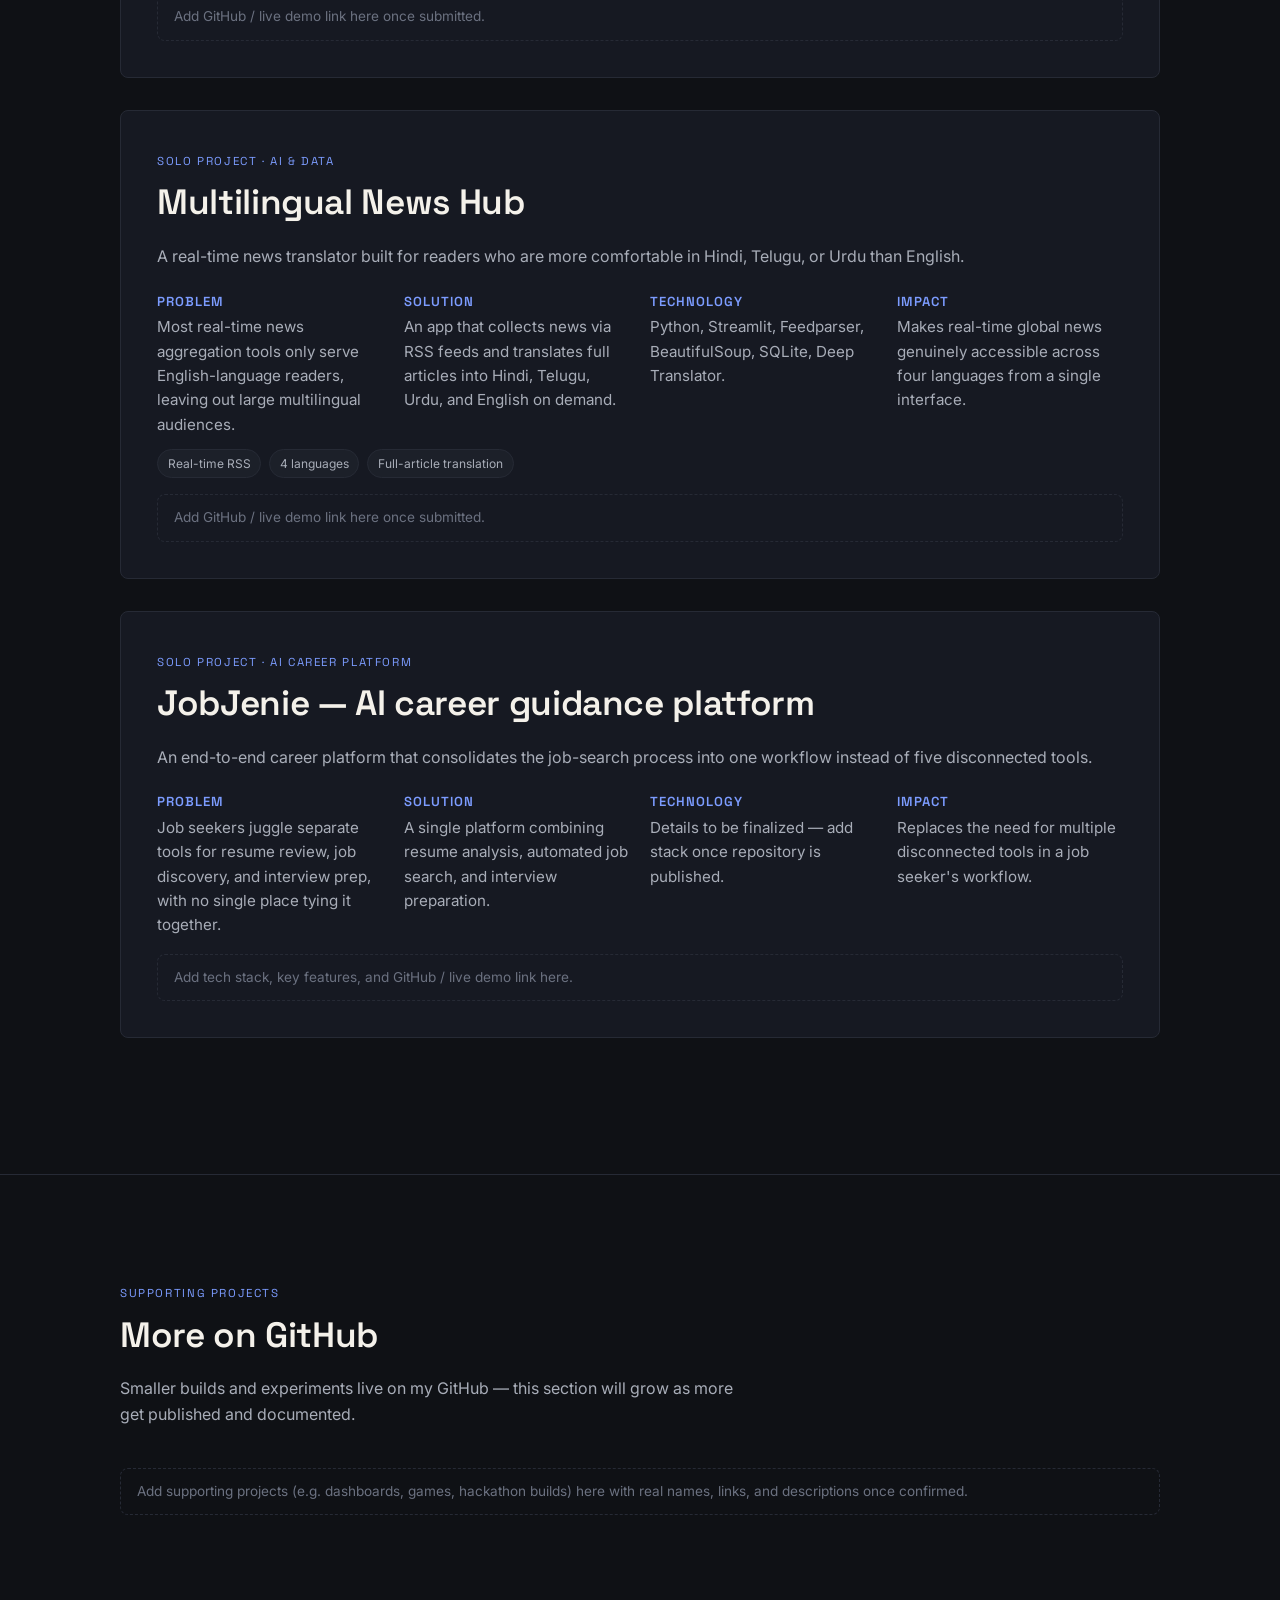
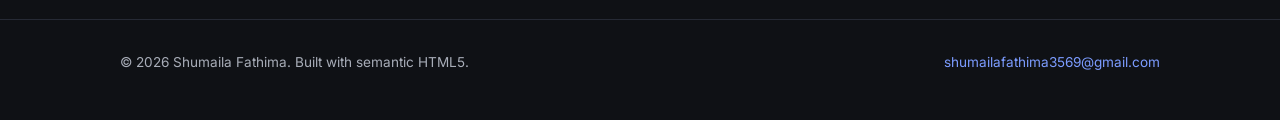
<file: projects.html>
<!DOCTYPE html>
<html lang="en">
<head>
  <script>
    (function () {
      try {
        var t = localStorage.getItem("portfolio-theme");
        if (t === "light" || t === "dark") {
          document.documentElement.setAttribute("data-theme", t);
        }
      } catch (e) { /* ignore */ }
    })();
  </script>
  <meta charset="UTF-8">
  <meta name="viewport" content="width=device-width, initial-scale=1.0">
  <title>Projects — Shumaila Fathima</title>
  <meta name="description" content="Featured projects by Shumaila Fathima: Noor AI, TrigVerse, Multilingual News Hub, and JobJenie — spanning accessibility, 3D learning, and AI-powered tools.">
  <meta property="og:type" content="website">
  <meta property="og:title" content="Projects — Shumaila Fathima">
  <meta property="og:description" content="Featured projects: Noor AI, TrigVerse, Multilingual News Hub, JobJenie.">
  <link rel="icon" type="image/svg+xml" href="assets/favicon.svg">
  <link rel="preconnect" href="https://fonts.googleapis.com">
  <link href="https://fonts.googleapis.com/css2?family=Space+Grotesk:wght@500;600;700&family=Inter:wght@400;500;600&display=swap" rel="stylesheet">
  <link rel="stylesheet" href="css/style.css">
</head>
<body class="site-shell">
  <a class="skip-link" href="#main">Skip to main content</a>

  <header class="site-header">
    <nav class="nav-wrap" aria-label="Primary">
      <a class="logo" href="index.html">SHUMAILA</a>
      <ul class="nav-links">
        <li><a href="index.html">Home</a></li>
        <li><a href="about.html">About</a></li>
        <li><a href="projects.html" aria-current="page">Work</a></li>
        <li><a href="experience.html">Experience</a></li>
        <li><a href="contact.html">Contact</a></li>
      </ul>
      <button type="button" id="theme-toggle" class="theme-toggle" aria-label="Toggle color theme">
        <span aria-hidden="true">◑</span>
        <span id="theme-toggle-label">Light mode</span>
      </button>
    </nav>
  </header>

  <main id="main">
    <section aria-labelledby="projects-heading">
      <div class="container">
        <span class="eyebrow">Featured work</span>
        <h1 id="projects-heading">Projects I've built and shipped</h1>
        <p class="section-intro">Each of these started as a real question I wanted to answer — not an assignment. Case studies below cover the problem, the build, and what it does today.</p>
      </div>
    </section>

    <section aria-label="Featured project case studies">
      <div class="container">

        <article class="project-case" id="noor-ai" aria-labelledby="noor-heading">
          <span class="eyebrow">Solo project · Accessibility &amp; AI</span>
          <h2 id="noor-heading">Noor AI — voice companion for the visually impaired</h2>
          <p>"Light for independence." An offline-first voice assistant built to give visually impaired users more independence in daily life — without depending on a constant internet connection.</p>
          <div class="case-grid">
            <div>
              <h4>Problem</h4>
              <p>Visually impaired users often depend on others for routine tasks — medication timing, indoor navigation, reaching help in an emergency.</p>
            </div>
            <div>
              <h4>Solution</h4>
              <p>A voice-first assistant handling SOS alerts, medicine and hydration reminders, indoor guidance, and time/date assistance, built to keep working without a constant connection.</p>
            </div>
            <div>
              <h4>Technology</h4>
              <p>HTML, CSS, JavaScript, Node.js, Web Speech API.</p>
            </div>
            <div>
              <h4>Impact</h4>
              <p>Aligned with three UN Sustainable Development Goals: Quality Education, Reduced Inequalities, and Good Health &amp; Well-being.</p>
            </div>
          </div>
          <ul class="tag-row" aria-label="Noor AI features">
            <li class="tag">Voice interaction</li>
            <li class="tag">Emergency SOS</li>
            <li class="tag">Medicine reminders</li>
            <li class="tag">Indoor guidance</li>
          </ul>
          <div class="placeholder-note">Add GitHub / live demo link here once submitted.</div>
        </article>

        <article class="project-case" id="trigverse" aria-labelledby="trigverse-heading">
          <span class="eyebrow">Internship project · Indian Servers AI &amp; Cyber Security</span>
          <h2 id="trigverse-heading">TrigVerse — a 3D trigonometry learning lab</h2>
          <p>An interactive 3D environment that turns abstract trigonometry into something you can see and manipulate, with an AI mentor guiding the way.</p>
          <div class="case-grid">
            <div>
              <h4>Problem</h4>
              <p>Trigonometry is usually taught through static diagrams and formulas, which makes it hard for students to build real intuition.</p>
            </div>
            <div>
              <h4>Solution</h4>
              <p>A 3D holographic unit circle with real-time sine/cosine visualization, dynamic formulas, and AI-powered explanations layered on top.</p>
            </div>
            <div>
              <h4>Technology</h4>
              <p>Next.js, React, React Three Fiber, Framer Motion, Google Gemini API.</p>
            </div>
            <div>
              <h4>Impact</h4>
              <p>Integrated Gemini AI for real-time, gamified mentorship — increasing learner engagement through adaptive feedback.</p>
            </div>
          </div>
          <ul class="tag-row" aria-label="TrigVerse features">
            <li class="tag">3D unit circle</li>
            <li class="tag">Gamified learning</li>
            <li class="tag">AI explanations</li>
          </ul>
          <div class="placeholder-note">Add GitHub / live demo link here once submitted.</div>
        </article>

        <article class="project-case" id="news-hub" aria-labelledby="news-heading">
          <span class="eyebrow">Solo project · AI &amp; Data</span>
          <h2 id="news-heading">Multilingual News Hub</h2>
          <p>A real-time news translator built for readers who are more comfortable in Hindi, Telugu, or Urdu than English.</p>
          <div class="case-grid">
            <div>
              <h4>Problem</h4>
              <p>Most real-time news aggregation tools only serve English-language readers, leaving out large multilingual audiences.</p>
            </div>
            <div>
              <h4>Solution</h4>
              <p>An app that collects news via RSS feeds and translates full articles into Hindi, Telugu, Urdu, and English on demand.</p>
            </div>
            <div>
              <h4>Technology</h4>
              <p>Python, Streamlit, Feedparser, BeautifulSoup, SQLite, Deep Translator.</p>
            </div>
            <div>
              <h4>Impact</h4>
              <p>Makes real-time global news genuinely accessible across four languages from a single interface.</p>
            </div>
          </div>
          <ul class="tag-row" aria-label="Multilingual News Hub features">
            <li class="tag">Real-time RSS</li>
            <li class="tag">4 languages</li>
            <li class="tag">Full-article translation</li>
          </ul>
          <div class="placeholder-note">Add GitHub / live demo link here once submitted.</div>
        </article>

        <article class="project-case" id="jobjenie" aria-labelledby="jobjenie-heading">
          <span class="eyebrow">Solo project · AI Career Platform</span>
          <h2 id="jobjenie-heading">JobJenie — AI career guidance platform</h2>
          <p>An end-to-end career platform that consolidates the job-search process into one workflow instead of five disconnected tools.</p>
          <div class="case-grid">
            <div>
              <h4>Problem</h4>
              <p>Job seekers juggle separate tools for resume review, job discovery, and interview prep, with no single place tying it together.</p>
            </div>
            <div>
              <h4>Solution</h4>
              <p>A single platform combining resume analysis, automated job search, and interview preparation.</p>
            </div>
            <div>
              <h4>Technology</h4>
              <p>Details to be finalized — add stack once repository is published.</p>
            </div>
            <div>
              <h4>Impact</h4>
              <p>Replaces the need for multiple disconnected tools in a job seeker's workflow.</p>
            </div>
          </div>
          <div class="placeholder-note">Add tech stack, key features, and GitHub / live demo link here.</div>
        </article>

      </div>
    </section>

    <section aria-labelledby="supporting-heading">
      <div class="container">
        <span class="eyebrow">Supporting projects</span>
        <h2 id="supporting-heading">More on GitHub</h2>
        <p class="section-intro">Smaller builds and experiments live on my GitHub — this section will grow as more get published and documented.</p>
        <div class="placeholder-note">Add supporting projects (e.g. dashboards, games, hackathon builds) here with real names, links, and descriptions once confirmed.</div>
      </div>
    </section>
  </main>

  <footer class="site-footer">
    <div class="container footer-row">
      <p>&copy; 2026 Shumaila Fathima. Built with semantic HTML5.</p>
      <p><a href="mailto:shumailafathima3569@gmail.com">shumailafathima3569@gmail.com</a></p>
    </div>
  </footer>
  <script src="js/theme.js" defer></script>
</body>
</html>
</file>
<file: css/style.css>
/* ============================================
   Shumaila Fathima — Portfolio
   Task 2: Advanced CSS3 & Responsive Architecture
   Mobile-first. Breakpoints: 480 / 768 / 1024 / 1280
   ============================================ */

/* ---------- Theme tokens ---------- */
:root,
[data-theme="dark"] {
  --bg: #0f1115;
  --bg-elev: #161922;
  --bg-elev-2: #1c2029;
  --text: #f4f1ea;
  --text-dim: #a8adb8;
  --text-faint: #6b7180;
  --accent: #7c9cff;
  --accent-strong: #93aeff;
  --accent-on: #0f1115;
  --accent-soft: rgba(124, 156, 255, 0.14);
  --border: #262a35;
  --shadow: 0 20px 40px -20px rgba(0, 0, 0, 0.6);
}

[data-theme="light"] {
  --bg: #f6f5f1;
  --bg-elev: #ffffff;
  --bg-elev-2: #eeece5;
  --text: #14161c;
  --text-dim: #4a4f5c;
  --text-faint: #7b8091;
  --accent: #4f6bff;
  --accent-strong: #3a53e0;
  --accent-on: #ffffff;
  --accent-soft: rgba(79, 107, 255, 0.1);
  --border: #dedbd2;
  --shadow: 0 20px 40px -24px rgba(20, 22, 28, 0.18);
}

/* Global sizing tokens (mobile-first scale) */
:root {
  --radius: 8px;
  --font-display: "Space Grotesk", "Segoe UI", sans-serif;
  --font-body: "Inter", "Segoe UI", sans-serif;
  --max-width: 1120px;
  --gutter: 1.25rem;
  --section-pad: 3.5rem;
  --transition: 180ms ease;
}

@media (min-width: 768px) {
  :root { --gutter: 2rem; --section-pad: 5rem; }
}
@media (min-width: 1280px) {
  :root { --gutter: 2.5rem; --section-pad: 6.5rem; }
}

@media (prefers-reduced-motion: no-preference) {
  html { scroll-behavior: smooth; }
}
@media (prefers-reduced-motion: reduce) {
  *, *::before, *::after { animation-duration: 0.001ms !important; transition-duration: 0.001ms !important; }
}

* { box-sizing: border-box; }

body {
  margin: 0;
  background: var(--bg);
  color: var(--text);
  font-family: var(--font-body);
  line-height: 1.6;
  -webkit-font-smoothing: antialiased;
  transition: background var(--transition), color var(--transition);
}

img { max-width: 100%; display: block; }

.skip-link {
  position: absolute;
  left: -999px;
  top: 0;
  background: var(--accent);
  color: var(--accent-on);
  padding: 0.75rem 1.25rem;
  z-index: 100;
  font-weight: 600;
  border-radius: 0 0 var(--radius) 0;
}
.skip-link:focus { left: 0; }

a:focus-visible,
button:focus-visible,
input:focus-visible,
textarea:focus-visible {
  outline: 2px solid var(--accent);
  outline-offset: 3px;
}

h1, h2, h3, h4 {
  font-family: var(--font-display);
  font-weight: 600;
  line-height: 1.15;
  margin: 0 0 0.6em;
  letter-spacing: -0.01em;
}

h1 { font-size: 2.1rem; }
h2 { font-size: 1.5rem; }
h3 { font-size: 1.2rem; }

@media (min-width: 768px) {
  h1 { font-size: 3rem; }
  h2 { font-size: 1.9rem; }
}
@media (min-width: 1280px) {
  h1 { font-size: 3.8rem; }
  h2 { font-size: 2.2rem; }
}

p { margin: 0 0 1em; color: var(--text-dim); }

a { color: var(--accent); text-decoration: none; }
a:hover { text-decoration: underline; }

.eyebrow {
  font-family: var(--font-display);
  text-transform: uppercase;
  letter-spacing: 0.14em;
  font-size: 0.72rem;
  color: var(--accent);
  margin-bottom: 0.75rem;
  display: inline-block;
}

.container {
  max-width: var(--max-width);
  margin: 0 auto;
  padding: 0 var(--gutter);
}

/* ---------- Site shell: CSS Grid ---------- */
.site-shell {
  display: grid;
  grid-template-rows: auto 1fr auto;
  min-height: 100vh;
}

/* ---------- Header / nav (Flexbox for local alignment) ---------- */
.site-header {
  position: sticky;
  top: 0;
  z-index: 50;
  background: color-mix(in srgb, var(--bg) 88%, transparent);
  backdrop-filter: blur(8px);
  border-bottom: 1px solid var(--border);
}

.nav-wrap {
  display: flex;
  align-items: center;
  justify-content: space-between;
  gap: 1rem;
  padding: 1rem var(--gutter);
  max-width: var(--max-width);
  margin: 0 auto;
  flex-wrap: wrap;
}

.logo {
  font-family: var(--font-display);
  font-weight: 700;
  font-size: 1.05rem;
  color: var(--text);
  letter-spacing: 0.02em;
}
.logo:hover { text-decoration: none; color: var(--accent); }

.nav-links {
  display: flex;
  align-items: center;
  gap: 1.1rem;
  list-style: none;
  margin: 0;
  padding: 0;
  flex-wrap: wrap;
  font-size: 0.9rem;
}
@media (min-width: 768px) {
  .nav-links { gap: 1.75rem; font-size: 0.95rem; }
}

.nav-links a { color: var(--text-dim); font-weight: 500; }
.nav-links a:hover,
.nav-links a[aria-current="page"] { color: var(--text); text-decoration: none; }
.nav-links a[aria-current="page"] { border-bottom: 2px solid var(--accent); padding-bottom: 4px; }

/* Theme toggle */
.theme-toggle {
  display: inline-flex;
  align-items: center;
  gap: 0.4rem;
  background: var(--bg-elev);
  border: 1px solid var(--border);
  color: var(--text);
  border-radius: 999px;
  padding: 0.4rem 0.8rem;
  font-size: 0.8rem;
  font-family: var(--font-body);
  cursor: pointer;
  transition: border-color var(--transition), color var(--transition);
}
.theme-toggle:hover { border-color: var(--accent); color: var(--accent); }

/* ---------- Hero: CSS Grid two-column on larger screens ---------- */
.hero {
  padding: 3.5rem 0 2.5rem;
  border-bottom: 1px solid var(--border);
}
.hero .container {
  display: grid;
  grid-template-columns: 1fr;
  gap: 2.5rem;
  align-items: center;
}
@media (min-width: 900px) {
  .hero { padding: var(--section-pad) 0; }
  .hero .container {
    grid-template-columns: 1.1fr 0.9fr;
    gap: 3rem;
  }
}

.hero-name { font-size: clamp(2.2rem, 7vw, 4.4rem); margin-bottom: 0.3em; }

.hero-tagline {
  font-size: 1.05rem;
  color: var(--text-dim);
  max-width: 42ch;
  margin-bottom: 2rem;
}
@media (min-width: 768px) { .hero-tagline { font-size: 1.25rem; } }

.cta-row {
  display: flex;
  gap: 1rem;
  flex-wrap: wrap;
  margin-bottom: 2.5rem;
}

.btn {
  display: inline-block;
  padding: 0.85rem 1.6rem;
  border-radius: var(--radius);
  font-weight: 600;
  font-size: 0.95rem;
  border: 1px solid transparent;
  transition: background var(--transition), border-color var(--transition), color var(--transition), transform var(--transition);
}
.btn-primary { background: var(--accent); color: var(--accent-on); }
.btn-primary:hover { background: var(--accent-strong); text-decoration: none; transform: translateY(-1px); }
.btn-secondary { border-color: var(--border); color: var(--text); }
.btn-secondary:hover { border-color: var(--accent); color: var(--accent); text-decoration: none; }

.social-row {
  display: flex;
  gap: 1.25rem;
  list-style: none;
  padding: 0;
  margin: 0;
  flex-wrap: wrap;
}
.social-row a { color: var(--text-dim); font-size: 0.9rem; }
.social-row a:hover { color: var(--accent); }

/* Hero signature visual (ecosystem orbit) */
.hero-visual {
  display: none;
}
@media (min-width: 900px) {
  .hero-visual {
    display: flex;
    justify-content: center;
    align-items: center;
  }
}
.orbit-svg circle.node-bg { fill: var(--bg-elev); stroke: var(--border); }
.orbit-svg circle.ring { fill: none; stroke: var(--border); }
.orbit-svg text { font-family: var(--font-display); fill: var(--text-dim); font-size: 11px; }
.orbit-svg .core { fill: var(--accent); }

@media (prefers-reduced-motion: no-preference) {
  .orbit-group { animation: spin 40s linear infinite; transform-origin: center; }
  @keyframes spin { to { transform: rotate(360deg); } }
  .orbit-group text { animation: counter-spin 40s linear infinite; transform-origin: center; }
  @keyframes counter-spin { to { transform: rotate(-360deg); } }
}

/* ---------- Sections ---------- */
main { min-width: 0; }
section { padding: var(--section-pad) 0; }
section + section { border-top: 1px solid var(--border); }

.section-intro { max-width: 62ch; margin-bottom: 2.5rem; }

/* ---------- Grid: responsive card layout, mobile-first ---------- */
.grid {
  display: grid;
  gap: 1.25rem;
  grid-template-columns: 1fr;
}
@media (min-width: 640px) {
  .grid { grid-template-columns: repeat(2, 1fr); gap: 1.5rem; }
}
@media (min-width: 1024px) {
  .grid-3 { grid-template-columns: repeat(3, 1fr); }
  .grid-6 { grid-template-columns: repeat(3, 1fr); }
}
@media (min-width: 1280px) {
  .grid-6 { grid-template-columns: repeat(6, 1fr); }
}

.card {
  background: var(--bg-elev);
  border: 1px solid var(--border);
  border-radius: var(--radius);
  padding: 1.6rem;
  box-shadow: var(--shadow);
  transition: border-color var(--transition), transform var(--transition);
}
.card:hover { border-color: var(--accent); transform: translateY(-2px); }
.card h3 { margin-bottom: 0.4em; }

.tag-row {
  display: flex;
  flex-wrap: wrap;
  gap: 0.5rem;
  margin: 0.75rem 0;
  list-style: none;
  padding: 0;
}
.tag {
  font-size: 0.75rem;
  color: var(--text-dim);
  background: var(--bg-elev-2);
  border: 1px solid var(--border);
  padding: 0.25rem 0.6rem;
  border-radius: 999px;
}

/* ---------- Project case study: CSS Grid ---------- */
.project-case {
  border: 1px solid var(--border);
  border-radius: var(--radius);
  padding: 1.5rem;
  margin-bottom: 2rem;
  background: var(--bg-elev);
}
@media (min-width: 768px) { .project-case { padding: 2.25rem; } }

.case-grid {
  display: grid;
  grid-template-columns: 1fr;
  gap: 1.25rem;
  margin-top: 1.5rem;
}
@media (min-width: 560px) { .case-grid { grid-template-columns: repeat(2, 1fr); } }
@media (min-width: 1024px) { .case-grid { grid-template-columns: repeat(4, 1fr); } }

.case-grid h4 {
  font-family: var(--font-display);
  font-size: 0.82rem;
  text-transform: uppercase;
  letter-spacing: 0.08em;
  color: var(--accent);
  margin-bottom: 0.5em;
}
.case-grid p { font-size: 0.95rem; margin-bottom: 0; }

.placeholder-note {
  font-size: 0.85rem;
  color: var(--text-faint);
  border: 1px dashed var(--border);
  padding: 0.75rem 1rem;
  border-radius: var(--radius);
  margin-top: 1rem;
}

/* ---------- Timeline ---------- */
.timeline-item {
  border-left: 2px solid var(--border);
  padding-left: 1.25rem;
  margin-bottom: 2.25rem;
  position: relative;
}
@media (min-width: 768px) { .timeline-item { padding-left: 1.5rem; } }

.timeline-item::before {
  content: "";
  position: absolute;
  left: -7px;
  top: 4px;
  width: 12px;
  height: 12px;
  border-radius: 50%;
  background: var(--accent);
}
.timeline-item h3 { margin-bottom: 0.2em; }
.timeline-role { color: var(--text-faint); font-size: 0.9rem; margin-bottom: 0.75em; }
.timeline-item ul { margin: 0; padding-left: 1.2rem; color: var(--text-dim); }
.timeline-item li { margin-bottom: 0.4em; }

/* ---------- Skills: Grid ---------- */
.skill-group h3 { color: var(--accent); font-size: 0.92rem; text-transform: uppercase; letter-spacing: 0.08em; }
.skill-group ul { list-style: none; padding: 0; margin: 0; }
.skill-group li {
  color: var(--text-dim);
  padding: 0.35rem 0;
  border-bottom: 1px solid var(--border);
  font-size: 0.95rem;
}

/* ---------- Contact: Grid, mobile-first ---------- */
.contact-grid {
  display: grid;
  grid-template-columns: 1fr;
  gap: 2rem;
}
@media (min-width: 800px) {
  .contact-grid { grid-template-columns: 1fr 1.2fr; gap: 3rem; }
}

.form-field { margin-bottom: 1.4rem; }
.form-field label { display: block; font-size: 0.9rem; font-weight: 600; margin-bottom: 0.4rem; color: var(--text); }
.form-field .hint { font-size: 0.8rem; color: var(--text-faint); margin-top: 0.3rem; }

input[type="text"], input[type="email"], textarea {
  width: 100%;
  padding: 0.75rem 0.9rem;
  background: var(--bg-elev);
  border: 1px solid var(--border);
  border-radius: var(--radius);
  color: var(--text);
  font-family: var(--font-body);
  font-size: 0.95rem;
  transition: border-color var(--transition);
}
input:focus, textarea:focus { border-color: var(--accent); }
textarea { resize: vertical; min-height: 140px; }
input::placeholder, textarea::placeholder { color: var(--text-faint); }

fieldset { border: none; padding: 0; margin: 0; }
legend { font-family: var(--font-display); padding: 0; margin-bottom: 1rem; font-size: 1.1rem; }

.contact-info-list { list-style: none; padding: 0; margin: 1.5rem 0 0; }
.contact-info-list li { margin-bottom: 1rem; }
.contact-info-list .label {
  display: block;
  font-size: 0.78rem;
  text-transform: uppercase;
  letter-spacing: 0.08em;
  color: var(--text-faint);
  margin-bottom: 0.2rem;
}

/* ---------- Footer ---------- */
.site-footer {
  border-top: 1px solid var(--border);
  padding: 2rem 0;
  color: var(--text-faint);
  font-size: 0.85rem;
}
.footer-row {
  display: flex;
  justify-content: space-between;
  align-items: center;
  flex-wrap: wrap;
  gap: 1rem;
}

/* ---------- Utility ---------- */
.visually-hidden {
  position: absolute;
  width: 1px;
  height: 1px;
  overflow: hidden;
  clip: rect(0 0 0 0);
  white-space: nowrap;
}
</file>
